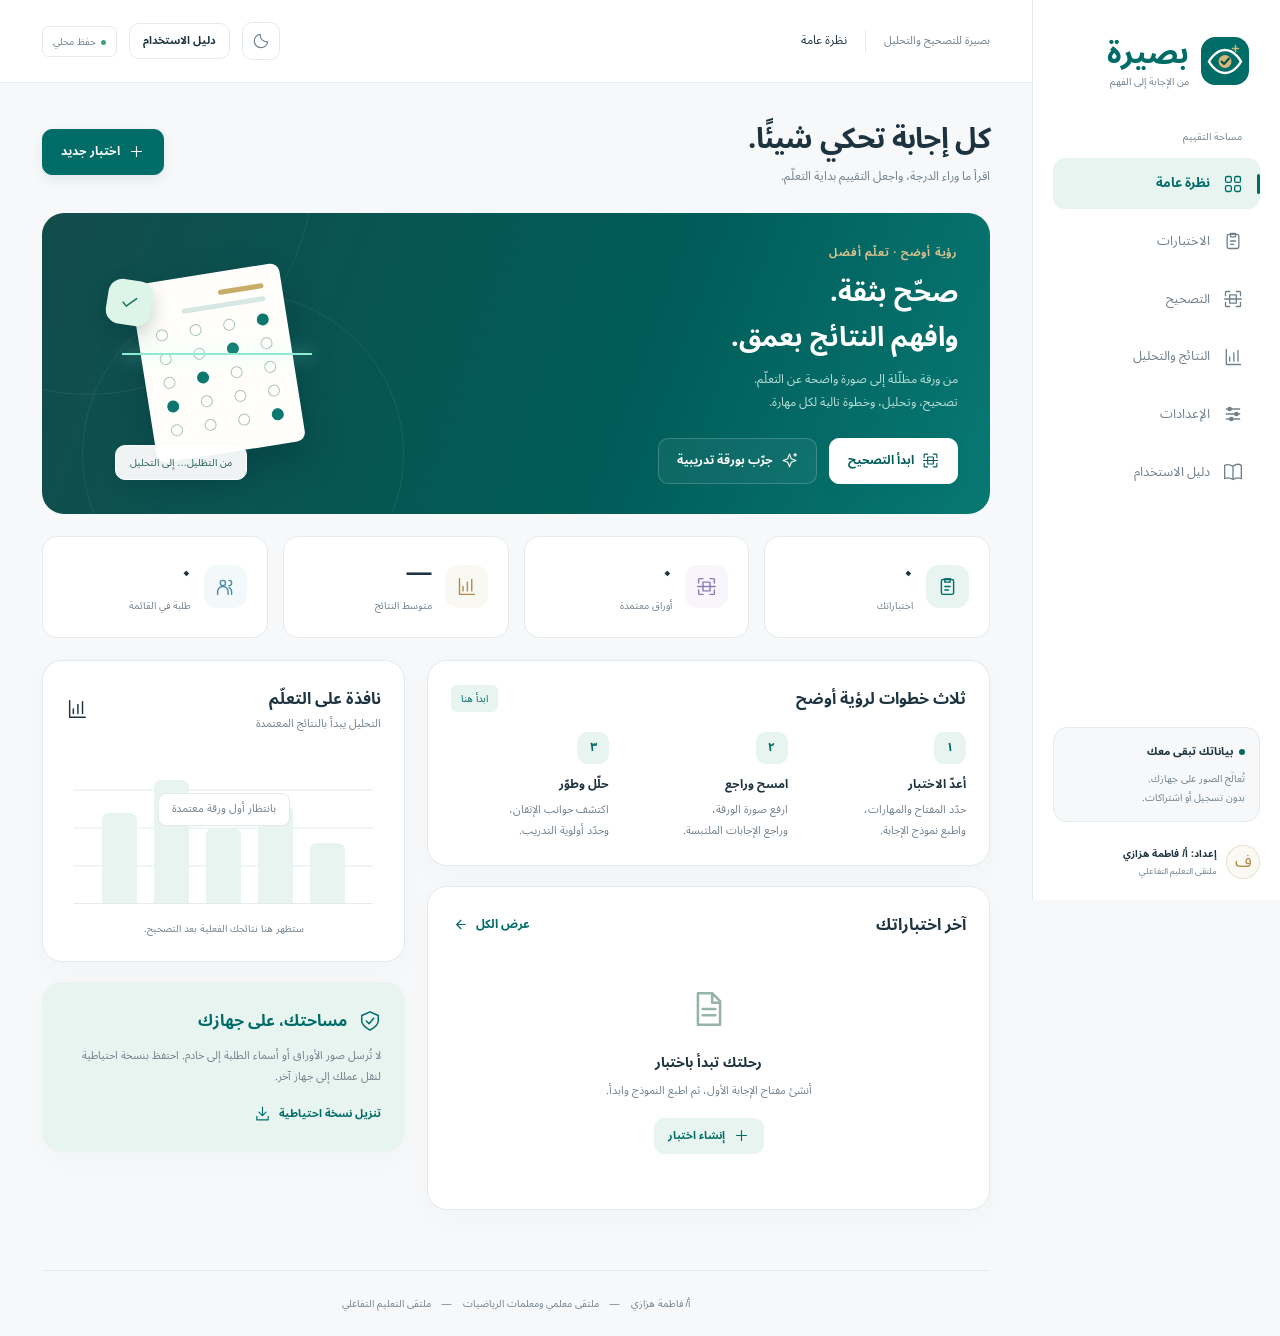
<file: index.html>
<!DOCTYPE html>
<html lang="ar" dir="rtl">
<head>
  <meta charset="UTF-8"><meta name="viewport" content="width=device-width,initial-scale=1">
  <title>بصيرة | من الإجابة إلى الفهم</title>
  <meta name="description" content="صحّح أوراق التظليل، وافهم نتائجك. تطبيق عربي مجاني يعمل على جهازك لإعداد الاختبارات وتحليل الأسئلة والمهارات.">
  <meta name="theme-color" content="#006c67"><link rel="icon" href="assets/icon.svg" type="image/svg+xml">
  <link rel="manifest" href="manifest.webmanifest"><link rel="stylesheet" href="style.css?v=1.0.1">
  <script src="omr.js" defer></script><script src="excel.js?v=1.0.2" defer></script><script src="app.js?v=1.0.2" defer></script>
</head>
<body>
  <a class="skip" href="#main">انتقل إلى المحتوى</a>
  <aside class="sidebar" aria-label="التنقل الرئيسي">
    <a class="brand" href="#home"><img src="assets/icon.svg" alt="" width="48" height="48"><span>بصيرة<small>من الإجابة إلى الفهم</small></span></a>
    <div class="nav-label">مساحة التقييم</div><nav id="navigation"></nav>
    <div class="side-note"><span class="status-dot"></span><strong>بياناتك تبقى معك</strong><p>تُعالَج الصور على جهازك.<br>بدون تسجيل أو اشتراكات.</p></div>
    <div class="side-bottom"><span class="avatar">ف</span><div><b>إعداد: أ/ فاطمة هزازي</b><small>ملتقى التعليم التفاعلي</small></div></div>
  </aside>
  <div class="app"><header class="topbar"><div><span class="top-eyebrow">بصيرة للتصحيح والتحليل</span><span class="crumb" id="crumb">نظرة عامة</span></div><div class="top-actions"><button class="icon-btn" id="theme" title="تغيير المظهر" aria-label="تغيير المظهر"></button><button class="btn small" data-nav="guide">دليل الاستخدام</button><span class="local-pill"><i></i>حفظ محلي</span></div></header>
    <main id="main" tabindex="-1"></main>
    <footer class="footer">أ/ فاطمة هزازي <span>—</span> ملتقى معلمي ومعلمات الرياضيات <span>—</span> ملتقى التعليم التفاعلي</footer>
  </div>
  <div id="toast" role="status" aria-live="polite"></div>
  <dialog id="modal"><div id="modal-content"></div></dialog>
  <div id="print-area"></div>
  <input hidden id="file-input" type="file" accept="image/jpeg,image/png,image/webp" multiple>
  <input hidden id="backup-input" type="file" accept="application/json,.json">
</body></html>
</file>
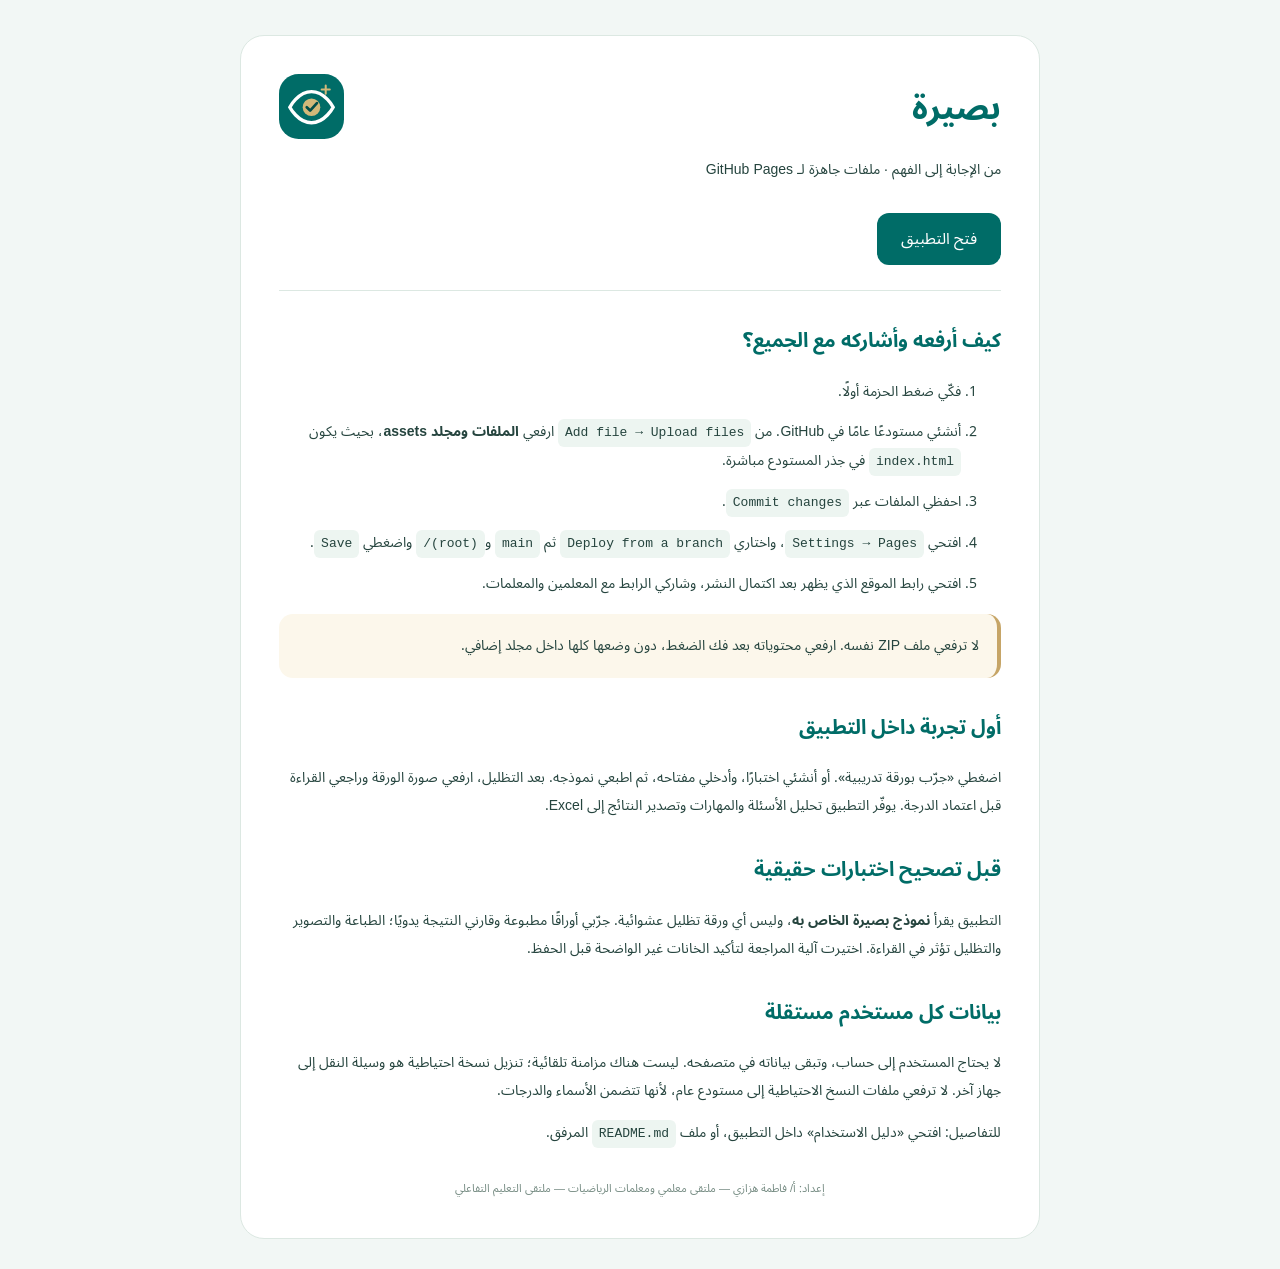
<file: START-HERE.html>
<!DOCTYPE html><html lang="ar" dir="rtl"><head><meta charset="UTF-8"><meta name="viewport" content="width=device-width,initial-scale=1"><title>بصيرة · ابدأ هنا</title><style>@font-face{font-family:ar;src:url('assets/arabic-regular.ttf')}@font-face{font-family:ar;src:url('assets/arabic-bold.ttf');font-weight:bold}*{box-sizing:border-box}body{margin:0;background:#f2f7f5;color:#25443e;font-family:ar,Tahoma,sans-serif;line-height:2;padding:35px 20px}main{max-width:800px;margin:auto;background:white;padding:38px;border:1px solid #dce8e2;border-radius:24px}header{border-bottom:1px solid #dce8e2;padding-bottom:25px}img{width:65px;float:left}h1{font-size:34px;margin:0;color:#006c67}h2{font-size:20px;color:#006c67;margin-top:30px}p,li{font-size:14px}li{margin:12px 0}a{color:#006c67}code{direction:ltr;display:inline-block;background:#edf5f1;border-radius:6px;padding:1px 7px;font-size:13px}.note{padding:18px;background:#fcf7eb;border-radius:14px;border-right:4px solid #c6a567}footer{font-size:11px;color:#758b82;text-align:center;margin-top:30px}.btn{display:inline-block;background:#006c67;color:white;text-decoration:none;padding:10px 24px;border-radius:12px;margin-top:15px}@media(max-width:600px){body{padding:12px}main{padding:24px}h1{font-size:28px}}</style></head><body><main><header><img src="assets/icon.svg" alt="شعار بصيرة"><h1>بصيرة</h1><p>من الإجابة إلى الفهم · ملفات جاهزة لـ GitHub Pages</p><a class="btn" href="index.html">فتح التطبيق</a></header><h2>كيف أرفعه وأشاركه مع الجميع؟</h2><ol><li>فكّي ضغط الحزمة أولًا.</li><li>أنشئي مستودعًا عامًا في GitHub. من <code>Add file → Upload files</code> ارفعي <strong>الملفات ومجلد assets</strong>، بحيث يكون <code>index.html</code> في جذر المستودع مباشرة.</li><li>احفظي الملفات عبر <code>Commit changes</code>.</li><li>افتحي <code>Settings → Pages</code>، واختاري <code>Deploy from a branch</code> ثم <code>main</code> و<code>/(root)</code> واضغطي <code>Save</code>.</li><li>افتحي رابط الموقع الذي يظهر بعد اكتمال النشر، وشاركي الرابط مع المعلمين والمعلمات.</li></ol><p class="note">لا ترفعي ملف ZIP نفسه. ارفعي محتوياته بعد فك الضغط، دون وضعها كلها داخل مجلد إضافي.</p><h2>أول تجربة داخل التطبيق</h2><p>اضغطي «جرّب بورقة تدريبية». أو أنشئي اختبارًا، وأدخلي مفتاحه، ثم اطبعي نموذجه. بعد التظليل، ارفعي صورة الورقة وراجعي القراءة قبل اعتماد الدرجة. يوفّر التطبيق تحليل الأسئلة والمهارات وتصدير النتائج إلى Excel.</p><h2>قبل تصحيح اختبارات حقيقية</h2><p>التطبيق يقرأ <strong>نموذج بصيرة الخاص به</strong>، وليس أي ورقة تظليل عشوائية. جرّبي أوراقًا مطبوعة وقارني النتيجة يدويًا؛ الطباعة والتصوير والتظليل تؤثر في القراءة. اختيرت آلية المراجعة لتأكيد الخانات غير الواضحة قبل الحفظ.</p><h2>بيانات كل مستخدم مستقلة</h2><p>لا يحتاج المستخدم إلى حساب، وتبقى بياناته في متصفحه. ليست هناك مزامنة تلقائية؛ تنزيل نسخة احتياطية هو وسيلة النقل إلى جهاز آخر. لا ترفعي ملفات النسخ الاحتياطية إلى مستودع عام، لأنها تتضمن الأسماء والدرجات.</p><p>للتفاصيل: افتحي «دليل الاستخدام» داخل التطبيق، أو ملف <code>README.md</code> المرفق.</p><footer>إعداد: أ/ فاطمة هزازي — ملتقى معلمي ومعلمات الرياضيات — ملتقى التعليم التفاعلي</footer></main></body></html>
</file>
<file: style.css>
@font-face{font-family:Arabic;src:url('assets/arabic-regular.ttf') format('truetype');font-weight:400 500;font-display:swap}@font-face{font-family:Arabic;src:url('assets/arabic-bold.ttf') format('truetype');font-weight:600 900;font-display:swap}
:root{--bg:#f6f8fa;--panel:#fff;--text:#1d3440;--muted:#71818c;--line:#e4eaed;--teal:#006c67;--deep:#004e4c;--soft:#e7f4f0;--gold:#b28d48;--purple:#8e79b9;--red:#c14953;--shadow:0 8px 30px #20485306;--radius:20px;color-scheme:light}
[data-theme=dark]{--bg:#122322;--panel:#19302f;--text:#e8f4f1;--muted:#a3b7b3;--line:#304746;--teal:#7cdbca;--deep:#b7e9de;--soft:#254b45;--gold:#dcc18a;--purple:#b1a0db;--red:#ff9d9d;--shadow:none;color-scheme:dark}
*{box-sizing:border-box}body{margin:0;background:var(--bg);color:var(--text);font-family:Arabic,Tahoma,Arial,sans-serif;font-size:14px;line-height:1.9}button,input,select,textarea{font:inherit}button,a,input,select,textarea{-webkit-tap-highlight-color:transparent}button{cursor:pointer}button:disabled{cursor:not-allowed;opacity:.5}a{color:inherit;text-decoration:none}button:focus-visible,a:focus-visible,input:focus-visible,select:focus-visible,textarea:focus-visible{outline:3px solid #c6aa6a;outline-offset:3px}button svg{flex-shrink:0}h1,h2,h3,h4,p{margin:0}h1{font-size:29px;line-height:1.65;letter-spacing:-.7px}h2{font-size:19px}h3{font-size:16px}small{font-size:11px}.muted{color:var(--muted)}.kicker{font-size:11px;letter-spacing:.8px;color:var(--gold);font-weight:700}.skip{position:absolute;top:-80px;z-index:100;background:var(--panel);padding:12px}.skip:focus{top:0}.sidebar{position:fixed;right:0;top:0;bottom:0;width:248px;background:var(--panel);border-left:1px solid var(--line);display:flex;flex-direction:column;padding:32px 20px 20px;z-index:30}.brand{display:flex;align-items:center;gap:12px;padding:0 11px 32px;color:var(--teal)}.brand>span{font-size:31px;font-weight:800;line-height:1.4}.brand small{font-size:10px;display:block;color:var(--muted);font-weight:400;white-space:nowrap}.nav-label{font-size:10px;color:var(--muted);padding:6px 18px 12px}.nav-link{display:flex;align-items:center;gap:13px;border:0;background:transparent;color:var(--muted);width:100%;text-align:right;border-radius:12px;padding:13px 17px;margin-bottom:7px;font-size:13px;position:relative}.nav-link.active{color:var(--teal);background:var(--soft);font-weight:700}.nav-link.active:before{content:'';position:absolute;right:0;height:20px;width:3px;background:var(--teal);border-radius:3px}.nav-link:hover{background:var(--bg)}.nav-link.active:hover{background:var(--soft)}.nav-link svg{width:20px;height:20px}.side-note{margin-top:auto;background:var(--bg);border:1px solid var(--line);padding:14px;border-radius:14px;font-size:10px}.side-note strong{font-size:11px}.side-note p{margin-top:6px;color:var(--muted)}.status-dot{display:inline-block;width:6px;height:6px;background:var(--teal);border-radius:50%;margin-left:6px}.side-bottom{display:flex;gap:9px;align-items:center;padding-top:22px;font-size:10px}.side-bottom small{display:block;font-size:9px;color:var(--muted)}.avatar{width:34px;height:34px;display:grid;place-items:center;color:var(--gold);border:1px solid #c8b07555;border-radius:50%;background:#bca56812;font-size:17px}.app{margin-right:248px;min-height:100vh;display:flex;flex-direction:column}.topbar{height:83px;padding:0 42px;border-bottom:1px solid var(--line);background:var(--panel);display:flex;align-items:center;justify-content:space-between}.topbar>div{display:flex;gap:18px;align-items:center}.top-eyebrow{color:var(--muted);font-size:11px}.crumb{font-size:12px;border-right:1px solid var(--line);padding-right:18px}.top-actions{gap:12px!important}.local-pill{border:1px solid var(--line);padding:5px 10px;border-radius:7px;color:var(--muted);font-size:10px;white-space:nowrap}.local-pill i{display:inline-block;background:#439f80;width:5px;height:5px;border-radius:50%;margin-left:5px}.icon-btn{padding:9px;display:inline-flex;align-items:center;justify-content:center;background:var(--panel);color:var(--muted);border:1px solid var(--line);border-radius:10px}.icon-btn svg{width:18px;height:18px}main{padding:32px 42px 24px;width:100%;max-width:1580px;margin:0 auto;outline:none;flex:1}.footer{text-align:center;font-size:10px;color:var(--muted);padding:23px 15px;border-top:1px solid var(--line);margin:16px 42px 0}.footer span{padding:0 8px}.btn{display:inline-flex;align-items:center;justify-content:center;gap:8px;padding:11px 18px;border-radius:10px;border:1px solid var(--line);color:var(--text);background:var(--panel);font-size:12px;font-weight:700;line-height:1.8;min-height:43px}.btn svg{width:17px;height:17px}.btn:hover{border-color:var(--teal);color:var(--teal)}.btn.primary{background:var(--teal);color:var(--panel);border-color:var(--teal);box-shadow:0 5px 12px #006c6717}.btn.primary:hover{filter:brightness(1.1)}[data-theme=dark] .btn.primary{color:#133c34}.btn.soft{background:var(--soft);border-color:var(--soft);color:var(--teal)}.btn.small{padding:7px 13px;min-height:35px;font-size:11px}.btn.danger{color:var(--red)}.btn.link{background:none;border:0;color:var(--teal);padding:4px 0;min-height:auto}.row{display:flex;align-items:center;gap:12px;flex-wrap:wrap}.between{justify-content:space-between}.page-head{display:flex;justify-content:space-between;align-items:center;gap:16px;margin-bottom:24px}.page-head p{color:var(--muted);font-size:12px;margin-top:3px}.badge{padding:4px 10px;background:var(--soft);color:var(--teal);border-radius:6px;font-size:10px;white-space:nowrap}.badge.purple{color:var(--purple);background:#9579bd14}.badge.gold{color:var(--gold);background:#c0a56615}.badge.red{color:var(--red);background:#c1495310}.hero{background:linear-gradient(110deg,#124c4b,#005c58 62%,#087873);border-radius:22px;padding:30px 32px;color:white;display:flex;justify-content:space-between;position:relative;overflow:hidden;min-height:232px;isolation:isolate}.hero:before,.hero:after{content:'';position:absolute;border:1px solid #ffffff12;border-radius:50%;width:450px;height:450px;left:-180px;top:-270px;z-index:-1}.hero:after{width:320px;height:320px;top:80px;left:40px}.hero .kicker{color:#d8c28f;margin-bottom:6px}.hero h2{font-size:27px;line-height:1.7;font-weight:700}.hero p{color:#bce0d9;font-size:12px;margin:8px 0 23px;max-width:460px}.hero .btn.primary{background:#fff;color:#005c58;border-color:white}.hero .btn.ghost{color:white;background:#ffffff0d;border-color:#ffffff30}.hero-art{width:255px;position:relative;flex-shrink:0;margin-left:16px;display:grid;place-items:center}.paper-mini{width:150px;height:180px;background:#fffefb;border-radius:9px;transform:rotate(-9deg);box-shadow:0 15px 35px #002d3560;padding:18px}.paper-mini .paper-line{height:5px;background:#d7e7e4;border-radius:4px;width:75%;margin-bottom:8px}.paper-mini .paper-line.short{width:40%;background:#c7ac6a}.bubbles-mini{display:flex;gap:9px;margin-top:12px;justify-content:space-between}.bubbles-mini i{width:12px;height:12px;border:1.5px solid #abc4be;border-radius:50%}.bubbles-mini i.on{background:#0b776e;border-color:#0b776e}.floating-check{position:absolute;left:17px;top:37px;background:#ddf4e9;color:#197768;width:45px;height:45px;display:grid;place-items:center;border-radius:14px;transform:rotate(9deg);box-shadow:0 8px 20px #003d3840}.floating-check svg{width:25px}.scanline{height:2px;background:#8eead3;position:absolute;top:110px;width:190px;left:32px;box-shadow:0 0 18px #a4ffe7}.scan-label{position:absolute;bottom:4px;left:25px;background:#ffffffee;border:1px solid white;color:#275e56;border-radius:10px;font-size:10px;padding:7px 14px;box-shadow:0 7px 12px #002d3520}.stats{display:grid;grid-template-columns:repeat(4,1fr);gap:15px;margin:22px 0}.stat{border:1px solid var(--line);border-radius:15px;background:var(--panel);padding:18px 20px;display:flex;gap:13px;align-items:center}.stat-icon{width:43px;height:43px;background:var(--soft);color:var(--teal);border-radius:13px;display:grid;place-items:center;flex-shrink:0}.stat:nth-child(2) .stat-icon{color:var(--purple);background:#977ac011}.stat:nth-child(3) .stat-icon{color:var(--gold);background:#c8ac7416}.stat:nth-child(4) .stat-icon{color:#4d8da6;background:#64acc113}.stat-icon svg{width:21px;height:21px}.stat b{display:block;font-size:25px;line-height:1.5}.stat small{color:var(--muted);font-size:10px}.grid-two{display:grid;grid-template-columns:1.55fr 1fr;gap:22px}.panel{border:1px solid var(--line);border-radius:var(--radius);padding:23px;background:var(--panel);box-shadow:var(--shadow);margin-bottom:20px}.panel-head{display:flex;align-items:center;justify-content:space-between;gap:12px;margin-bottom:18px}.panel-head h2{font-size:16px}.panel-head p{font-size:11px;color:var(--muted)}.workflow{display:flex;gap:20px;position:relative}.workflow>div{flex:1}.step-num{display:grid;place-items:center;width:32px;height:32px;background:var(--soft);color:var(--teal);border-radius:10px;font-size:12px;font-weight:700;margin-bottom:10px}.workflow p{font-size:11px;color:var(--muted);margin-top:3px}.workflow h3{font-size:12px}.empty{padding:32px 20px;text-align:center}.empty>svg{width:38px;height:38px;stroke:#97b4ac;margin-bottom:12px}.empty h3{font-size:14px}.empty p{font-size:11px;color:var(--muted);max-width:330px;margin:5px auto 16px}.chart-empty{height:151px;position:relative;display:flex;align-items:flex-end;justify-content:center;gap:17px;margin:5px 8px 15px;border-bottom:1px solid var(--line);background:repeating-linear-gradient(to top,transparent,transparent 36px,var(--line) 37px,transparent 38px)}.chart-empty i{width:35px;background:var(--soft);border-radius:7px 7px 0 0}.chart-empty span{position:absolute;top:40px;font-size:11px;background:var(--panel);padding:5px 13px;color:var(--muted);border:1px solid var(--line);border-radius:8px}.exam-grid{display:grid;grid-template-columns:repeat(3,1fr);gap:18px}.exam-card{border:1px solid var(--line);background:var(--panel);padding:22px;border-radius:18px;position:relative}.exam-card .exam-icon{width:43px;height:43px;border-radius:12px;background:var(--soft);color:var(--teal);display:grid;place-items:center;margin-bottom:15px}.exam-card h3{font-size:16px;margin:8px 0}.exam-card p{font-size:11px;color:var(--muted)}.exam-meta{display:flex;gap:14px;font-size:10px;color:var(--muted);margin:15px 0}.exam-card .row{gap:7px}.exam-card .icon-btn{padding:8px}.card-status{position:absolute;left:20px;top:22px}.form-grid{display:grid;grid-template-columns:repeat(2,1fr);gap:16px}.field{display:block}.field>span,.field>label{display:block;font-size:12px;font-weight:700;margin-bottom:6px}.field small{display:block;color:var(--muted);margin-top:5px}input,select,textarea{border:1px solid var(--line);background:var(--panel);color:var(--text);border-radius:9px;padding:10px 12px;min-width:0;width:100%;font-size:13px;line-height:1.8}textarea{resize:vertical}input[type=checkbox]{width:auto;accent-color:var(--teal)}input[type=number]{direction:ltr;text-align:right}.key-rows{display:grid;grid-template-columns:repeat(2,1fr);gap:10px}.key-row{display:flex;align-items:center;gap:9px;border:1px solid var(--line);border-radius:10px;padding:10px}.key-num{width:24px;color:var(--muted);font-size:12px;flex-shrink:0}.key-choices{display:flex;gap:5px;direction:rtl}.bubble-btn{width:30px;height:30px;min-width:30px;border:1px solid #bfd0cf;border-radius:50%;display:grid;place-items:center;background:var(--panel);color:var(--muted);padding:0;font-size:12px}.bubble-btn.on{border-color:var(--teal);background:var(--teal);color:var(--panel)}.key-row .skill-input{font-size:11px;padding:7px 9px;min-width:80px;flex:1}.key-row .weight-input{width:48px;min-width:48px;padding:7px 5px;text-align:center;font-size:11px}.sticky-actions{position:sticky;bottom:14px;background:var(--panel);padding:15px 20px;border:1px solid var(--line);box-shadow:0 5px 25px #10353716;border-radius:15px;z-index:5;margin-top:20px}.notice{padding:12px 16px;border:1px solid #c7b07a44;border-radius:11px;background:#d7bd8110;color:var(--text);font-size:12px;margin:14px 0;display:flex;align-items:flex-start;gap:9px}.notice svg{flex-shrink:0;width:18px;height:18px;color:var(--gold);margin-top:3px}.notice.teal{background:var(--soft);border-color:transparent}.scan-steps{display:flex;gap:20px;padding:2px 0 21px;color:var(--muted);font-size:11px}.scan-steps span{display:inline-flex;gap:8px;align-items:center}.scan-steps b{border:1px solid var(--line);border-radius:50%;width:25px;height:25px;display:grid;place-items:center;font-size:11px}.scan-steps .active{color:var(--teal)}.scan-steps .active b{background:var(--soft);border-color:var(--soft)}.scan-grid{display:grid;grid-template-columns:minmax(0,1fr) minmax(300px,.8fr);gap:22px}.dropzone{border:2px dashed #b8d2cc;background:linear-gradient(135deg,var(--panel),var(--soft));border-radius:17px;text-align:center;padding:45px 20px;min-height:285px;display:flex;flex-direction:column;align-items:center;justify-content:center}.dropzone.drag{border-color:var(--teal);background:var(--soft)}.drop-icon{height:63px;width:63px;border-radius:19px;background:var(--panel);box-shadow:var(--shadow);color:var(--teal);display:grid;place-items:center;margin-bottom:14px}.drop-icon svg{height:28px;width:28px}.dropzone h3{font-size:17px}.dropzone p{color:var(--muted);font-size:11px;margin:6px 0 18px}.dropzone small{margin-top:13px;color:var(--muted)}.scan-image{background:#dbe4e1;border-radius:12px;overflow:hidden;position:relative;padding:10px;display:flex;justify-content:center}.scan-image canvas{display:block;max-width:100%;max-height:640px;object-fit:contain;width:auto;height:auto;cursor:crosshair}.scan-toolbar{margin-top:12px}.scan-toolbar .btn{font-size:10px}.review-list{max-height:540px;overflow:auto;padding-left:5px}.review-row{padding:11px 0;border-bottom:1px solid var(--line)}.review-row:last-child{border-bottom:0}.review-row .top{display:flex;justify-content:space-between;align-items:center;margin-bottom:7px;font-size:11px}.review-row .key-choices{gap:7px;flex-wrap:wrap}.review-row .blank-btn{border-radius:8px;width:auto;padding:0 10px;font-size:10px}.review-row.flagged{border-right:3px solid var(--gold);padding-right:10px;background:#c3a26807}.review-row .bubble-btn{width:32px;height:32px}.review-row.reviewed{border-right:3px solid var(--teal);padding-right:10px}.review-row .check-flag{margin-right:auto}.score-preview{display:flex;align-items:center;gap:13px;background:var(--soft);padding:13px 15px;border-radius:11px;margin:12px 0}.score-preview strong{font-size:23px;color:var(--teal)}.score-preview small{color:var(--muted)}.checkbox{display:flex;gap:8px;align-items:flex-start;font-size:12px}.checkbox input{margin-top:8px}.bar-row{margin:17px 0}.bar-label{display:flex;justify-content:space-between;font-size:11px;margin-bottom:6px}.bar-track{height:7px;background:var(--bg);border-radius:5px;overflow:hidden}.bar-fill{height:100%;background:var(--teal);border-radius:5px}.bar-fill.weak{background:#cba86c}.table-wrap{overflow:auto}table{width:100%;border-collapse:collapse;white-space:nowrap;font-size:12px}th{text-align:right;color:var(--muted);font-size:10px;font-weight:400;background:var(--bg);padding:12px}td{padding:13px 12px;border-bottom:1px solid var(--line)}tbody tr:last-child td{border-bottom:0}.question-bars{display:flex;align-items:flex-end;gap:9px;height:180px;padding:10px 0 25px;overflow-x:auto;border-bottom:1px solid var(--line)}.question-bars .column{height:100%;flex:1;min-width:28px;display:flex;flex-direction:column;justify-content:flex-end;align-items:center;position:relative}.question-bars .column span{font-size:9px;color:var(--muted)}.question-bars i{display:block;width:70%;max-width:40px;min-height:2px;background:var(--teal);border-radius:5px 5px 0 0;opacity:.8}.question-bars b{position:absolute;bottom:-22px;font-size:10px;color:var(--muted);font-weight:400}.question-bars i.weak{background:#c8ac75}.filters{display:flex;align-items:center;gap:13px;margin-bottom:22px}.filters select{max-width:330px}.filters input{max-width:260px}.distribution{display:grid;grid-template-columns:repeat(4,1fr);gap:12px;margin-top:15px}.distribution>div{background:var(--bg);border-radius:11px;padding:14px 10px;text-align:center}.distribution b{display:block;font-size:23px;color:var(--teal)}.distribution small{color:var(--muted);font-size:9px}.guide-grid{display:grid;grid-template-columns:repeat(2,1fr);gap:18px}.guide-card{background:var(--panel);border:1px solid var(--line);border-radius:16px;padding:23px}.guide-card h3{margin-bottom:8px;font-size:15px}.guide-card p,.guide-card li{font-size:12px;color:var(--muted)}.guide-card ol,.guide-card ul{padding-right:20px}.guide-card.wide{grid-column:1/-1}.report-line{display:flex;align-items:center;justify-content:space-between;gap:10px;padding:12px 0;border-bottom:1px solid var(--line);font-size:12px}.report-line:last-child{border:0}.roster-line{display:grid;grid-template-columns:1fr 1fr 35px;gap:10px;margin-top:10px}.setting-row{display:flex;align-items:center;justify-content:space-between;gap:20px;padding:18px 0;border-bottom:1px solid var(--line)}.setting-row:last-child{border-bottom:0}.setting-row h3{font-size:13px}.setting-row p{font-size:11px;color:var(--muted)}#toast{position:fixed;bottom:28px;left:50%;transform:translate(-50%,25px);z-index:100;max-width:min(90vw,600px);padding:13px 24px;border-radius:12px;background:#153c36;color:#fff;box-shadow:0 10px 40px #002d3530;opacity:0;pointer-events:none;transition:.2s;font-size:13px}#toast.show{opacity:1;transform:translate(-50%,0)}dialog{border:1px solid var(--line);border-radius:20px;background:var(--panel);color:var(--text);padding:0;max-width:680px;width:calc(100% - 35px);max-height:90vh;overflow:auto;box-shadow:0 20px 100px #001e3650}dialog::backdrop{background:#071f2866;backdrop-filter:blur(4px)}#modal-content{padding:26px}.modal-head{display:flex;align-items:center;justify-content:space-between;margin-bottom:18px}.modal-head h2{font-size:18px}#modal-content video{width:100%;border-radius:12px;background:#111;max-height:60vh}.preview-sheet{background:#fff;border:1px solid #ddd;max-width:390px;margin:15px auto}.preview-sheet svg{display:block;width:100%;height:auto}.details-answers{display:grid;grid-template-columns:repeat(5,1fr);gap:8px}.details-answers div{padding:8px;background:var(--soft);font-size:11px;border-radius:8px;text-align:center}.details-answers .wrong{background:#c1495310;color:var(--red)}#print-area{display:none}.skeleton-note{text-align:center;font-size:10px;color:var(--muted)}.settings-grid{display:grid;grid-template-columns:1.2fr 1fr;gap:22px}.inline-actions{display:flex;gap:8px}.error-text{color:var(--red);font-size:12px;margin:8px 0}.demo-ribbon{background:#eee8f8;color:#70599c;padding:10px 15px;border-radius:10px;font-size:12px;margin-bottom:16px}
@media(min-width:1500px){.hero{min-height:250px}.hero-art{margin-left:50px}.hero h2{font-size:32px}.key-rows{grid-template-columns:repeat(3,1fr)}}
@media(max-width:1150px){.sidebar{width:216px;padding-right:15px;padding-left:15px}.app{margin-right:216px}main{padding:25px}.topbar{padding:0 25px}.stat{padding:14px 12px;gap:9px}.stat-icon{width:34px;height:34px}.stat b{font-size:22px}.hero-art{width:215px;margin-left:0}.hero{padding:25px}.hero h2{font-size:23px}.exam-grid{grid-template-columns:repeat(2,1fr)}.key-rows{grid-template-columns:1fr}.top-eyebrow{display:none}.crumb{border:0;padding:0}.scan-grid{grid-template-columns:1fr 1fr}}
@media(max-width:850px){.sidebar{width:78px;padding:24px 10px}.brand{padding:0 3px 30px}.brand img{width:48px;height:48px}.brand>span,.nav-label,.nav-link span,.side-note,.side-bottom{display:none}.nav-link{padding:16px;justify-content:center}.app{margin-right:78px}.grid-two{grid-template-columns:1fr}.hero-art{width:185px}.stats{grid-template-columns:repeat(2,1fr)}.scan-grid{grid-template-columns:1fr}.scan-image canvas{max-height:480px}.settings-grid{grid-template-columns:1fr}.guide-grid{gap:12px}.footer{margin-right:20px;margin-left:20px}.review-list{max-height:420px}}
@media(max-width:580px){body{font-size:13px}.sidebar{position:fixed;top:auto;bottom:0;left:0;right:0;width:100%;height:70px;padding:0 5px;border-top:1px solid var(--line);border-left:0;background:var(--panel);z-index:40}.brand{display:none}.sidebar nav{display:flex;justify-content:space-around;height:100%;align-items:center}.nav-link{display:flex;flex-direction:column;gap:2px;width:auto;padding:7px 8px;margin:0;border-radius:9px}.nav-link span{display:block;font-size:8px}.nav-link svg{width:19px;height:19px}.nav-link.active:before{display:none}.nav-link[data-nav=guide]{display:none}.app{margin:0;padding-bottom:70px}.topbar{height:67px;padding:0 18px}.topbar .btn{display:inline-flex;font-size:9px;padding:5px 8px;min-height:33px}.local-pill{font-size:9px}.top-actions{gap:8px!important}main{padding:22px 17px}h1{font-size:24px}.page-head{align-items:flex-start;margin-bottom:19px;flex-wrap:wrap;gap:12px}.page-head p{font-size:11px}.hero{padding:24px 22px;min-height:auto}.hero h2{font-size:25px}.hero p{font-size:11px;max-width:245px}.hero-art{display:none}.hero .row{gap:9px}.hero .btn{font-size:10px;padding:10px 12px}.stats{gap:10px;margin:16px 0}.stat{padding:13px 12px}.stat small{font-size:9px}.stat b{font-size:21px}.panel{padding:18px;border-radius:16px}.workflow{gap:13px}.workflow p{font-size:10px}.workflow h3{font-size:11px}.exam-grid,.form-grid,.guide-grid{grid-template-columns:1fr}.filters{flex-wrap:wrap}.filters select,.filters input{max-width:100%}.key-row{padding:10px 7px;gap:6px;flex-wrap:wrap}.key-num{width:20px}.key-choices{gap:4px}.key-row .skill-input{min-width:80px;width:75px}.key-row .weight-input{min-width:36px;width:36px}.bubble-btn{width:28px;height:28px;min-width:28px;font-size:11px}.sticky-actions{bottom:78px;gap:10px;padding:12px}.sticky-actions .muted{font-size:10px}.scan-steps{gap:10px;font-size:9px}.scan-steps b{height:22px;width:22px}.footer{font-size:8px;line-height:2.2;margin:0 17px}.footer span{padding:0 2px}.setting-row{flex-wrap:wrap;gap:10px}.distribution{gap:6px}.distribution small{font-size:8px}.distribution b{font-size:20px}.guide-card.wide{grid-column:auto}.dropzone{min-height:270px}.details-answers{grid-template-columns:repeat(3,1fr)}#toast{bottom:85px;width:max-content;font-size:11px}.scan-image canvas{max-height:530px}.roster-line{grid-template-columns:1fr 1fr 30px}.topbar .crumb{font-size:12px}.topbar:before{content:'بصيرة';font-size:23px;font-weight:700;color:var(--teal)}.topbar>div:first-child{display:none}}
@media print{@page{size:A4 portrait;margin:10mm}html,body{background:#fff!important;color:#111!important;margin:0!important;padding:0!important}body>*{display:none!important}body>#print-area{display:block!important;color:#111;background:#fff;font-family:Arabic,Tahoma,sans-serif}#print-area .sheet-print{width:190mm;height:269mm;page-break-after:avoid;break-inside:avoid;display:flex;align-items:center;justify-content:center}#print-area .sheet-print svg{width:100%;height:100%;display:block}#print-area .report-print h1{font-size:25px}#print-area .report-print p{font-size:12px;margin:10px 0}#print-area table{font-size:10px;white-space:normal}#print-area th,#print-area td{padding:7px;border:1px solid #ccc;color:#111;background:#fff}#print-area tr{break-inside:avoid}#print-area .print-brand{border-bottom:2px solid #006c67;padding-bottom:15px;margin-bottom:18px}#print-area h2{font-size:16px;margin-top:20px}#print-area .report-summary{display:flex;gap:20px;padding:15px 0}#print-area .print-foot{font-size:9px;text-align:center;margin:20px 0}#print-area thead{display:table-header-group}}

/* Clear review and save feedback on touch screens. */
.save-result-btn{width:100%;margin-top:14px;min-height:48px}.save-help{font-size:12px;color:var(--muted)}.save-confirm{padding:14px;border:1px solid var(--line);border-radius:10px;margin-top:16px;align-items:center;cursor:pointer}.save-confirm input{width:22px;height:22px;min-width:22px;margin:0}.save-flags{padding:14px;border:1px solid var(--gold);border-radius:12px;margin:14px 0}.save-flags h3{font-size:15px}.save-flags p{font-size:12px;color:var(--muted);margin:6px 0}.save-flags ul{padding-right:22px}.save-flags li{margin:8px 0;font-size:13px}.save-flags li span{display:block;font-size:12px;color:var(--muted)}.review-row .check-flag{padding:8px 12px;min-height:44px;border:1px solid var(--teal);border-radius:8px}.saved-notice{display:flex;align-items:center;gap:12px;border:1px solid var(--teal);background:var(--soft);padding:16px;border-radius:12px;margin:0 0 20px;color:var(--teal)}.saved-notice>div{flex:1}.saved-notice span{display:block;font-size:12px}.saved-notice>.btn{flex-shrink:0}.save-summary p{margin-top:6px}input[aria-invalid=true]{border-color:var(--red)}@media(max-width:600px){.saved-notice{flex-wrap:wrap}.saved-notice>.btn{width:100%}.save-flags{padding:12px}}
</file>
